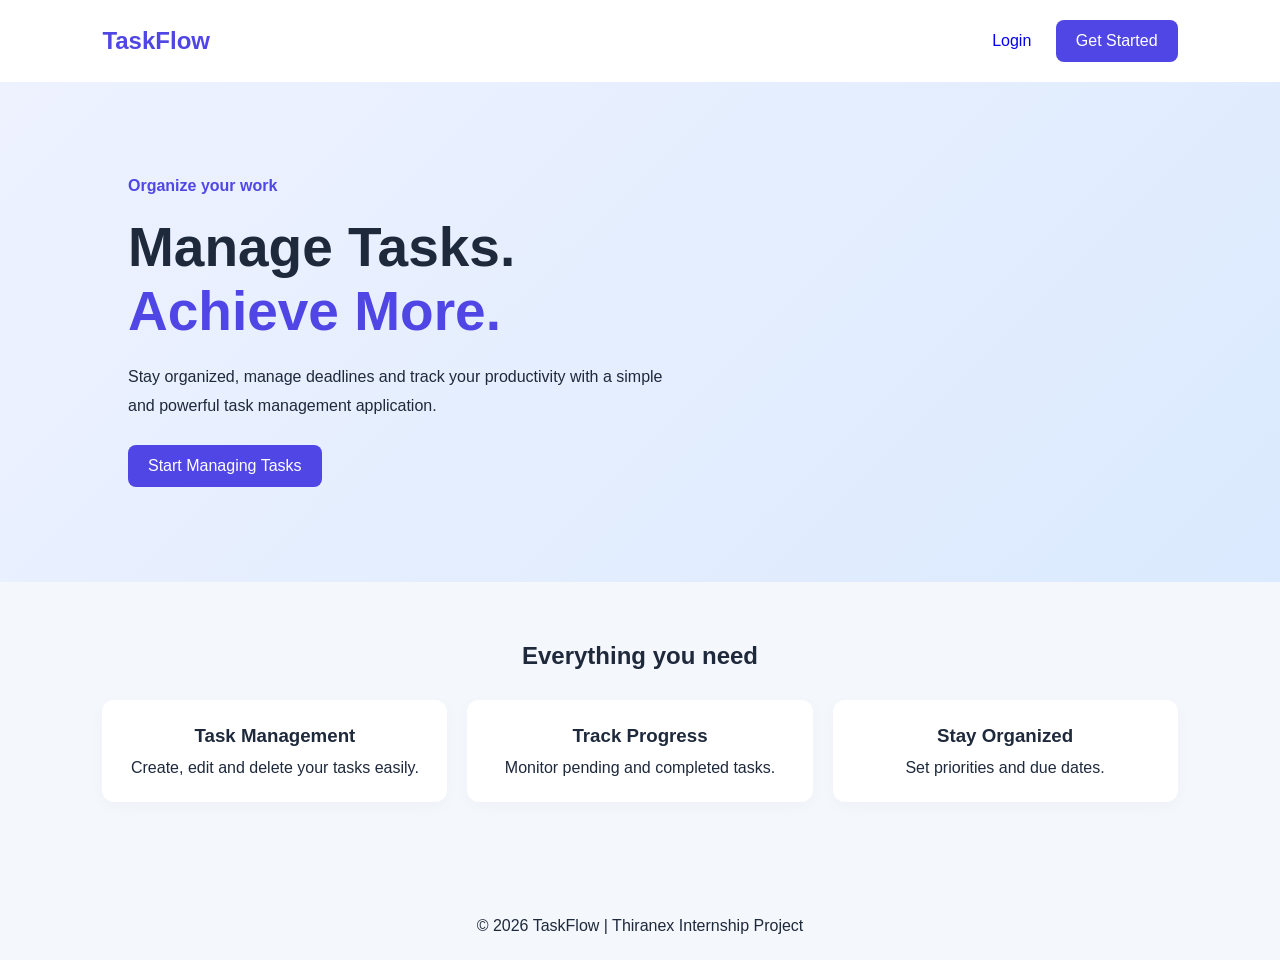
<file: public/css/index.html>
<!DOCTYPE html>
<html lang="en">
<head>
    <meta charset="UTF-8">
    <meta name="viewport" content="width=device-width, initial-scale=1.0">
    <title>TaskFlow | Task Management</title>
    <link rel="stylesheet" href="./style.css">
</head>
<body>

<header class="navbar">
    <h2>TaskFlow</h2>

    <nav>
        <a href="login.html">Login</a>
        <a href="register.html" class="btn">Get Started</a>
    </nav>
</header>

<section class="hero">
    <div>
        <span class="tag">Organize your work</span>

        <h1>Manage Tasks.<br>
            <span>Achieve More.</span>
        </h1>

        <p>
            Stay organized, manage deadlines and track your productivity
            with a simple and powerful task management application.
        </p>

        <a href="register.html" class="btn">Start Managing Tasks</a>
    </div>
</section>

<section class="features">
    <h2>Everything you need</h2>

    <div class="feature-grid">
        <div class="card">
            <h3>Task Management</h3>
            <p>Create, edit and delete your tasks easily.</p>
        </div>

        <div class="card">
            <h3>Track Progress</h3>
            <p>Monitor pending and completed tasks.</p>
        </div>

        <div class="card">
            <h3>Stay Organized</h3>
            <p>Set priorities and due dates.</p>
        </div>
    </div>
</section>

<footer>
    <p>© 2026 TaskFlow | Thiranex Internship Project</p>
</footer>

</body>
</html>
</file>
<file: public/css/style.css>
* {
    margin: 0;
    padding: 0;
    box-sizing: border-box;
}

body {
    font-family: Arial, sans-serif;
    background: #f4f7fb;
    color: #1e293b;
}

.navbar {
    display: flex;
    justify-content: space-between;
    align-items: center;
    padding: 20px 8%;
    background: white;
    box-shadow: 0 2px 10px #00000010;
}

.navbar h2 {
    color: #4f46e5;
}

.navbar a {
    margin-left: 20px;
    text-decoration: none;
}

.hero {
    min-height: 500px;
    display: flex;
    align-items: center;
    padding: 60px 10%;
    background: linear-gradient(135deg, #eef2ff, #dbeafe);
}

.hero h1 {
    font-size: 55px;
    margin: 20px 0;
}

.hero h1 span {
    color: #4f46e5;
}

.hero p {
    max-width: 550px;
    line-height: 1.8;
    margin-bottom: 25px;
}

.tag {
    color: #4f46e5;
    font-weight: bold;
}

.btn {
    display: inline-block;
    background: #4f46e5;
    color: white;
    border: none;
    border-radius: 8px;
    padding: 12px 20px;
    cursor: pointer;
    text-decoration: none;
}

.btn:hover {
    background: #3730a3;
}

.secondary {
    background: #64748b;
}

.full {
    width: 100%;
}

.features {
    padding: 60px 8%;
    text-align: center;
}

.feature-grid {
    display: grid;
    grid-template-columns: repeat(3, 1fr);
    gap: 20px;
    margin-top: 30px;
}

.card {
    background: white;
    padding: 25px;
    border-radius: 12px;
    box-shadow: 0 4px 15px #00000008;
}

.card h3 {
    margin-bottom: 12px;
}

.auth-container {
    min-height: 100vh;
    display: flex;
    align-items: center;
    justify-content: center;
    padding: 20px;
}

.auth-card {
    background: white;
    width: 100%;
    max-width: 420px;
    padding: 35px;
    border-radius: 15px;
    box-shadow: 0 5px 25px #00000010;
    text-align: center;
}

.auth-card h1 {
    margin-bottom: 10px;
}

.auth-card form {
    margin: 25px 0;
}

input, textarea, select {
    width: 100%;
    padding: 12px;
    margin: 10px 0;
    border: 1px solid #cbd5e1;
    border-radius: 8px;
    font-size: 15px;
}

textarea {
    min-height: 100px;
    resize: vertical;
}

.auth-card p {
    margin: 15px 0;
}

.auth-card a {
    color: #4f46e5;
}

.dashboard {
    padding: 35px 8%;
}

.dashboard h1 {
    margin-bottom: 10px;
}

.stats {
    display: grid;
    grid-template-columns: repeat(3, 1fr);
    gap: 20px;
    margin: 30px 0;
}

.stats p {
    font-size: 32px;
    font-weight: bold;
    color: #4f46e5;
}

.task-form {
    margin-bottom: 35px;
}

.form-row {
    display: flex;
    gap: 15px;
}

.task-section {
    margin-top: 30px;
}

.task-grid {
    display: grid;
    grid-template-columns: repeat(3, 1fr);
    gap: 20px;
    margin-top: 20px;
}

.task-card {
    background: white;
    padding: 20px;
    border-radius: 12px;
    box-shadow: 0 4px 15px #00000008;
}

.task-card h3 {
    margin-bottom: 10px;
}

.task-card p {
    margin: 8px 0;
    line-height: 1.5;
}

.task-card button {
    margin: 10px 5px 0 0;
}

.badge {
    display: inline-block;
    padding: 5px 10px;
    background: #e0e7ff;
    color: #4338ca;
    border-radius: 20px;
    font-size: 12px;
}

.hidden {
    display: none;
}

footer {
    text-align: center;
    padding: 25px;
    margin-top: 30px;
}

@media (max-width: 768px) {
    .hero h1 {
        font-size: 38px;
    }

    .feature-grid,
    .stats,
    .task-grid {
        grid-template-columns: 1fr;
    }

    .navbar {
        padding: 15px 5%;
    }

    .dashboard {
        padding: 25px 5%;
    }

    .form-row {
        flex-direction: column;
        gap: 0;
    }
}
</file>
